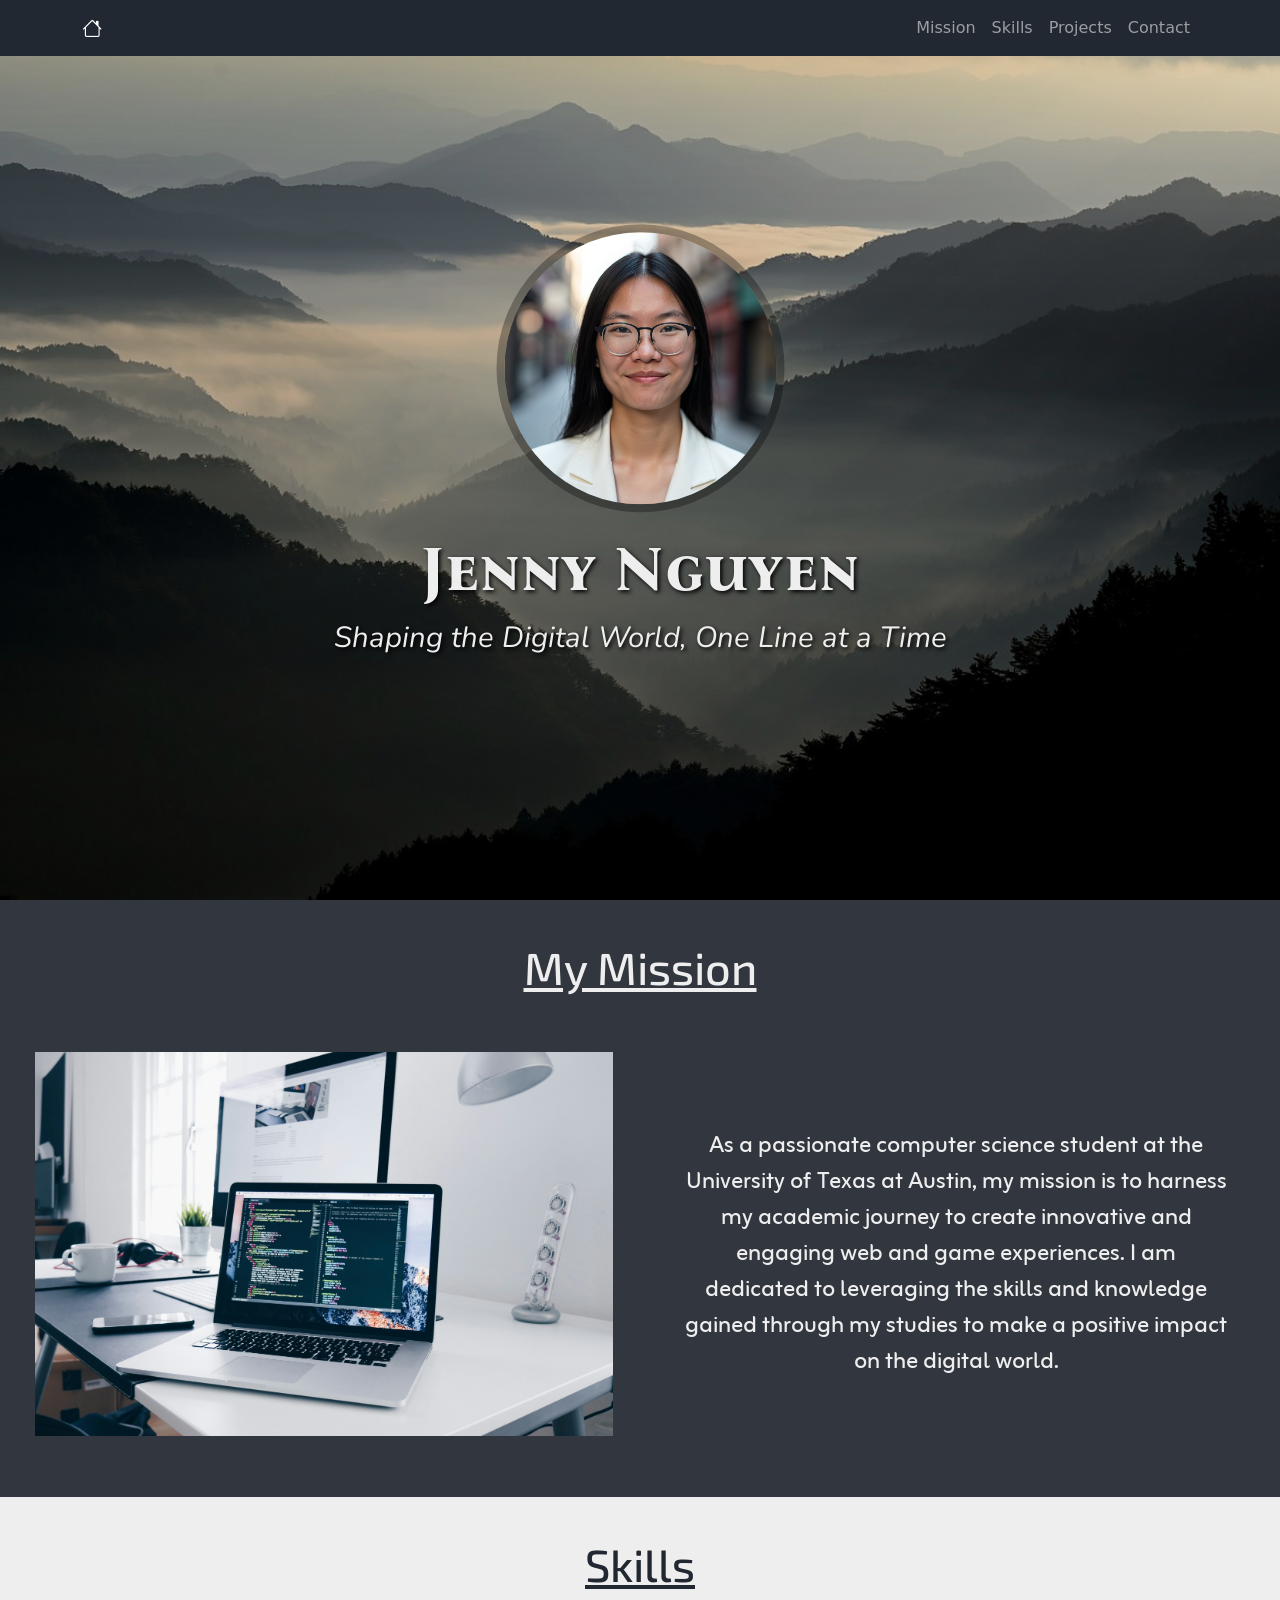
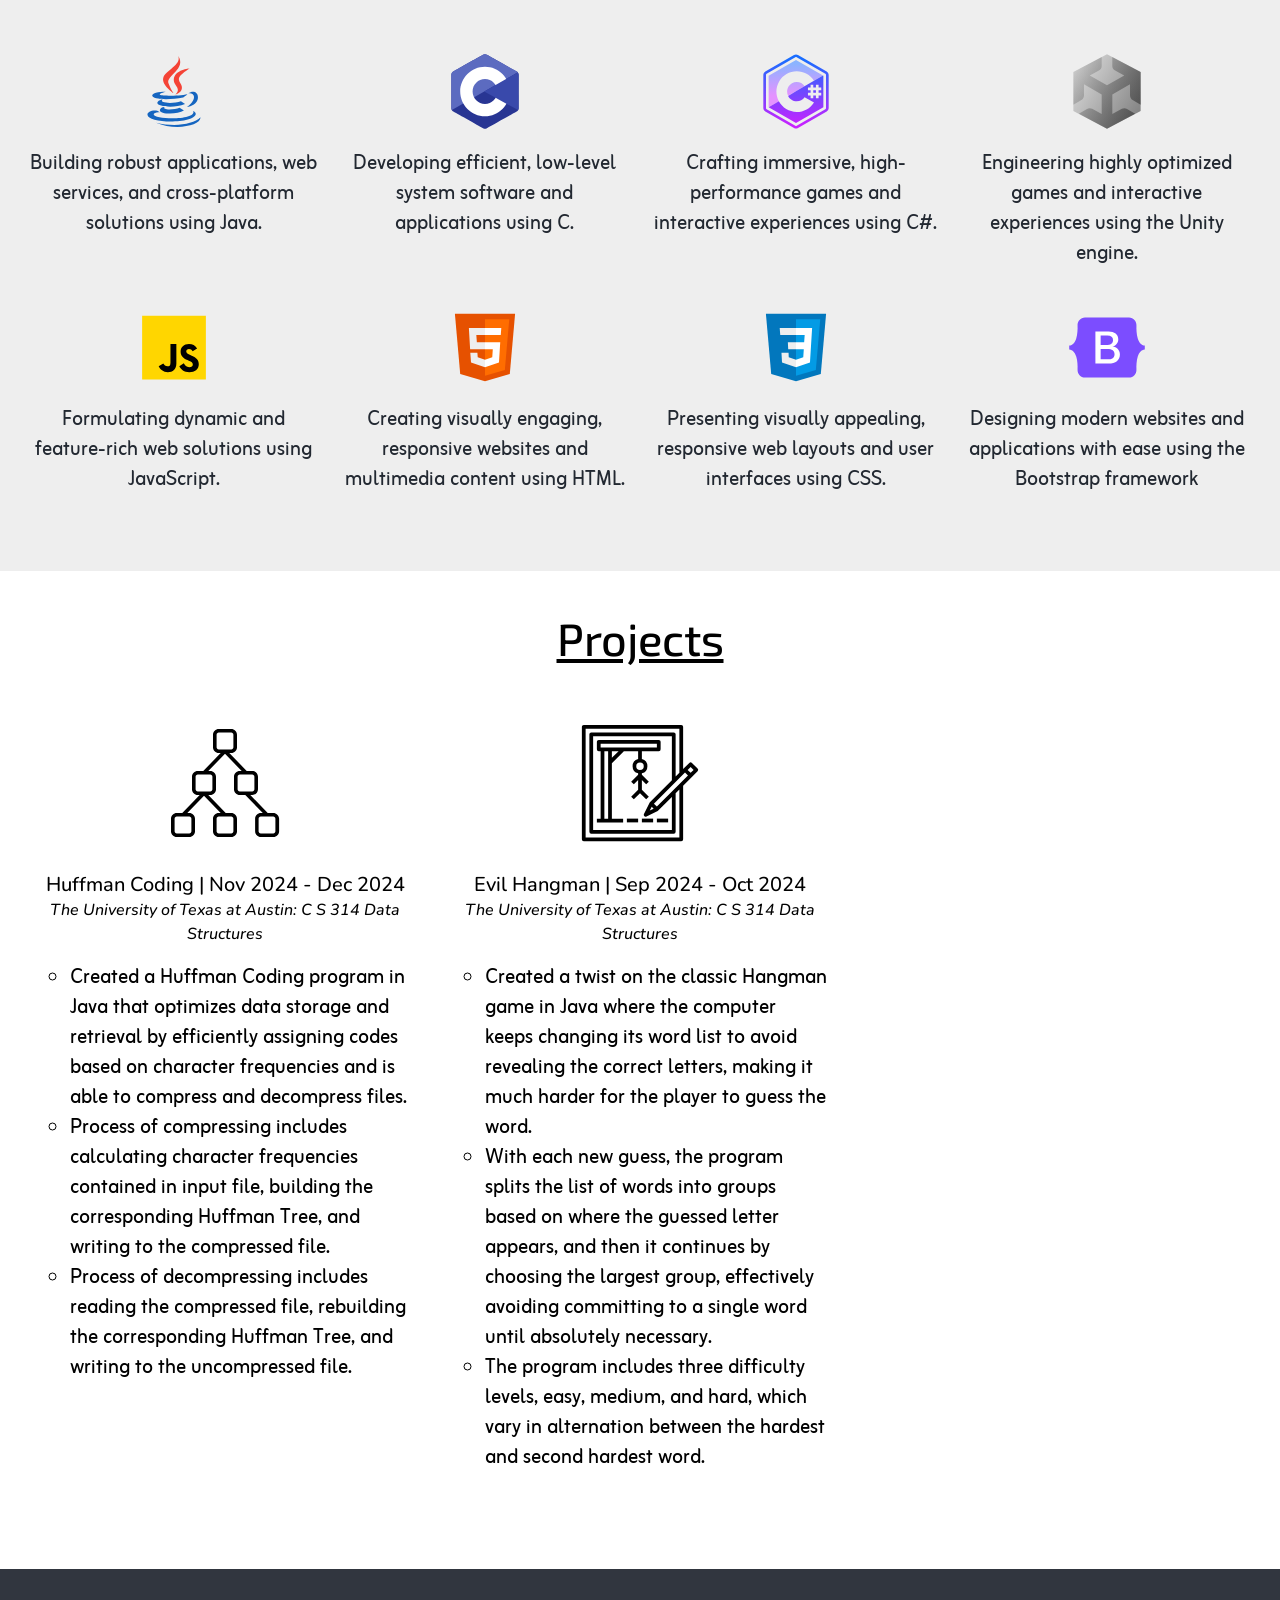
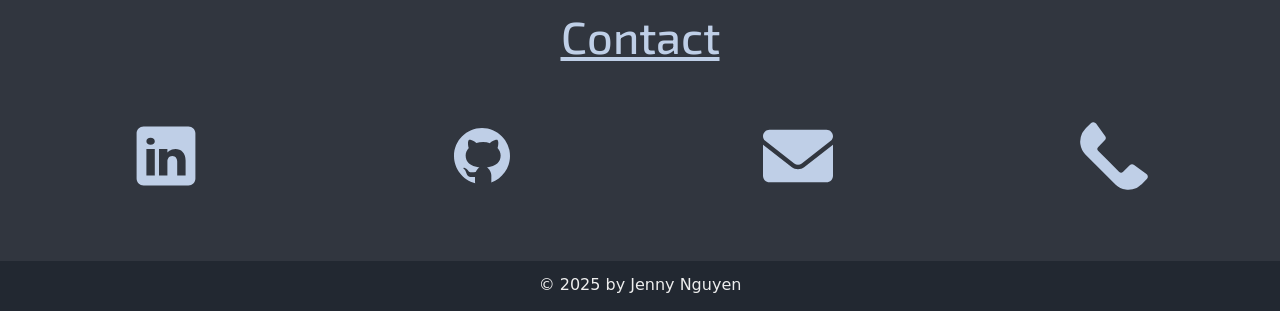
<file: index.html>
<!DOCTYPE html>
<html lang="en">
  <head>
    <meta charset="utf-8">
    <meta name="viewport" content="width=device-width">  
    <meta name="portfolio-website" content="Portfolio">
    <title>Jenny Nguyen - Portfolio</title>  
    <link rel="shortcut icon" type="image/x-icon" href="coding.ico">
     
    <link
     href="https://cdn.jsdelivr.net/npm/bootstrap@5.3.3/dist/css/bootstrap.min.css"
      rel="stylesheet"
      integrity="sha384-QWTKZyjpPEjISv5WaRU9OFeRpok6YctnYmDr5pNlyT2bRjXh0JMhjY6hW+ALEwIH"
      crossorigin="anonymous">
    <link rel="stylesheet" href="https://cdn.jsdelivr.net/npm/bootstrap-icons@1.11.3/font/bootstrap-icons.min.css">
    <link href="styles.css" rel="stylesheet" type="text/css" />
    
    <link rel="preconnect" href="https://fonts.googleapis.com">
    <link rel="preconnect" href="https://fonts.gstatic.com" crossorigin>
    <link href="https://fonts.googleapis.com/css2?family=Bona+Nova+SC:ital,wght@0,400;0,700;1,400&family=Exo+2:ital,wght@0,100..900;1,100..900&family=Nunito:ital,wght@0,200..1000;1,200..1000&family=Zain:ital,wght@0,200;0,300;0,400;0,700;0,800;0,900;1,300;1,400&display=swap" rel="stylesheet">
  </head>

  <body>
    <header id="home">
     <!-- Navbar -->
      <nav class="navbar navbar-expand-md fixed-top bg-dark" data-bs-theme="dark">
        <div class="container">
          <a href="#home" class="navbar-brand">
            <i class="bi bi-house"></i>
          </a>
          <button class="navbar-toggler" data-bs-toggle="collapse" data-bs-target="#nav-collapse">
            <span class="navbar-toggler-icon"></span>
          </button>
          <div id="nav-collapse" class="collapse navbar-collapse">
            <div class="navbar-nav ms-auto">
              <a href="#mission-section" class="nav-link">Mission</a>
              <a href="#skills-section" class="nav-link">Skills</a>
              <a href="#projects-section" class="nav-link">Projects</a>
              <a href="#contact-section" class="nav-link">Contact</a>
            </div>
          </div>
        </div>
      </nav>
    </header>
    
    <!-- Hero section -->
  	<section id="hero-section">
      <div class="info">
        <img id="headshot" src="img/headshot.png" alt="Jenny Nguyen headshot">
        <h1>Jenny Nguyen</h1>
        <p><em>Shaping the Digital World, One Line at a Time</em></p>
      </div>
  	</section>
    
    <!-- Mission section -->
    <section id="mission-section">
      <h2>My Mission</h2>
      <div class="row">
        <div class="col-12 col-md-6">
          <img id="mission-img" class="img-fluid" src="img/coding.jpg" alt="A computer screen of code">
        </div>
        <div class="col-12 col-md-6">
          <p>As a passionate computer science student at the University of Texas at Austin, my mission is to harness my academic journey
            to create innovative and engaging web and game experiences. I am dedicated to leveraging
            the skills and knowledge gained through my studies to make a positive impact on the
            digital world.</p>
        </div>
      </div>
  	</section>
        
    <!-- Skills section -->
    <section id="skills-section">
      <h2>Skills</h2>
      <div class="row">
        <div class="col-12 col-md-6 col-lg-3">
          <svg class="skills-icon" xmlns="http://www.w3.org/2000/svg" x="0px" y="0px" width="100" height="100" viewBox="0 0 48 48">
            <path fill="#F44336" d="M23.65,24.898c-0.998-1.609-1.722-2.943-2.725-5.455C19.229,15.2,31.24,11.366,26.37,3.999c2.111,5.089-7.577,8.235-8.477,12.473C17.07,20.37,23.645,24.898,23.65,24.898z"></path><path fill="#F44336" d="M23.878,17.27c-0.192,2.516,2.229,3.857,2.299,5.695c0.056,1.496-1.447,2.743-1.447,2.743s2.728-0.536,3.579-2.818c0.945-2.534-1.834-4.269-1.548-6.298c0.267-1.938,6.031-5.543,6.031-5.543S24.311,11.611,23.878,17.27z"></path><g><path fill="#1565C0" d="M32.084 25.055c1.754-.394 3.233.723 3.233 2.01 0 2.901-4.021 5.643-4.021 5.643s6.225-.742 6.225-5.505C37.521 24.053 34.464 23.266 32.084 25.055zM29.129 27.395c0 0 1.941-1.383 2.458-1.902-4.763 1.011-15.638 1.147-15.638.269 0-.809 3.507-1.638 3.507-1.638s-7.773-.112-7.773 2.181C11.683 28.695 21.858 28.866 29.129 27.395z"></path><path fill="#1565C0" d="M27.935,29.571c-4.509,1.499-12.814,1.02-10.354-0.993c-1.198,0-2.974,0.963-2.974,1.889c0,1.857,8.982,3.291,15.63,0.572L27.935,29.571z"></path><path fill="#1565C0" d="M18.686,32.739c-1.636,0-2.695,1.054-2.695,1.822c0,2.391,9.76,2.632,13.627,0.205l-2.458-1.632C24.271,34.404,17.014,34.579,18.686,32.739z"></path><path fill="#1565C0" d="M36.281,36.632c0-0.936-1.055-1.377-1.433-1.588c2.228,5.373-22.317,4.956-22.317,1.784c0-0.721,1.807-1.427,3.477-1.093l-1.42-0.839C11.26,34.374,9,35.837,9,37.017C9,42.52,36.281,42.255,36.281,36.632z"></path><path fill="#1565C0" d="M39,38.604c-4.146,4.095-14.659,5.587-25.231,3.057C24.341,46.164,38.95,43.628,39,38.604z"></path></g>
          </svg>
          <p>Building robust applications, web services, and cross-platform solutions using Java.</p>
        </div>
        <div class="col-12 col-md-6 col-lg-3">
          <svg class="skills-icon" xmlns="http://www.w3.org/2000/svg" x="0px" y="0px" width="100" height="100" viewBox="0 0 48 48">
            <path fill="#283593" fill-rule="evenodd" d="M22.903,3.286c0.679-0.381,1.515-0.381,2.193,0 c3.355,1.883,13.451,7.551,16.807,9.434C42.582,13.1,43,13.804,43,14.566c0,3.766,0,15.101,0,18.867 c0,0.762-0.418,1.466-1.097,1.847c-3.355,1.883-13.451,7.551-16.807,9.434c-0.679,0.381-1.515,0.381-2.193,0 c-3.355-1.883-13.451-7.551-16.807-9.434C5.418,34.899,5,34.196,5,33.434c0-3.766,0-15.101,0-18.867 c0-0.762,0.418-1.466,1.097-1.847C9.451,10.837,19.549,5.169,22.903,3.286z" clip-rule="evenodd"></path><path fill="#5c6bc0" fill-rule="evenodd" d="M5.304,34.404C5.038,34.048,5,33.71,5,33.255 c0-3.744,0-15.014,0-18.759c0-0.758,0.417-1.458,1.094-1.836c3.343-1.872,13.405-7.507,16.748-9.38 c0.677-0.379,1.594-0.371,2.271,0.008c3.343,1.872,13.371,7.459,16.714,9.331c0.27,0.152,0.476,0.335,0.66,0.576L5.304,34.404z" clip-rule="evenodd"></path><path fill="#fff" fill-rule="evenodd" d="M24,10c7.727,0,14,6.273,14,14s-6.273,14-14,14 s-14-6.273-14-14S16.273,10,24,10z M24,17c3.863,0,7,3.136,7,7c0,3.863-3.137,7-7,7s-7-3.137-7-7C17,20.136,20.136,17,24,17z" clip-rule="evenodd"></path><path fill="#3949ab" fill-rule="evenodd" d="M42.485,13.205c0.516,0.483,0.506,1.211,0.506,1.784 c0,3.795-0.032,14.589,0.009,18.384c0.004,0.396-0.127,0.813-0.323,1.127L23.593,24L42.485,13.205z" clip-rule="evenodd"></path>
          </svg>
          <p>Developing efficient, low-level system software and applications using C.</p>
        </div>
        <div class="col-12 col-md-6 col-lg-3">
          <svg class="skills-icon" xmlns="http://www.w3.org/2000/svg" x="0px" y="0px" width="100" height="100" viewBox="0 0 64 64">
            <linearGradient id="dFMIpH0DLBLP_Mye2ctJMa_Fycm8TUhWmFU_gr1" x1="15.25" x2="15.25" y1="31.296" y2="15.385" gradientTransform="matrix(1 0 0 -1 0 64)" gradientUnits="userSpaceOnUse"><stop offset="0" stop-color="#8ab4ff"></stop><stop offset=".699" stop-color="#e492ff"></stop></linearGradient><path fill="url(#dFMIpH0DLBLP_Mye2ctJMa_Fycm8TUhWmFU_gr1)" d="M19.09,39.37c0,0.01,0.01,0.01,0.01,0.02l-7.7,4.5L19.09,39.37z"></path><linearGradient id="dFMIpH0DLBLP_Mye2ctJMb_Fycm8TUhWmFU_gr2" x1="15.25" x2="15.25" y1="33.329" y2="20.11" gradientTransform="matrix(1 0 0 -1 0 64)" gradientUnits="userSpaceOnUse"><stop offset="0" stop-color="#8ab4ff"></stop><stop offset=".699" stop-color="#e492ff"></stop></linearGradient><path fill="url(#dFMIpH0DLBLP_Mye2ctJMb_Fycm8TUhWmFU_gr2)" d="M19.09,39.37c0,0.01,0.01,0.01,0.01,0.02	l-7.7,4.5L19.09,39.37z"></path><linearGradient id="dFMIpH0DLBLP_Mye2ctJMc_Fycm8TUhWmFU_gr3" x1="31.87" x2="31.87" y1="10.7" y2="35.152" gradientUnits="userSpaceOnUse"><stop offset="0" stop-color="#8ab4ff"></stop><stop offset="1" stop-color="#e492ff"></stop></linearGradient><path fill="url(#dFMIpH0DLBLP_Mye2ctJMc_Fycm8TUhWmFU_gr3)" d="M32,8.21l-20.6,11.9v23.78l7.69-4.52	c-1.18-2.17-1.85-4.65-1.85-7.3c0-2.88,0.8-5.56,2.18-7.87c2.68-4.46,7.57-7.46,13.15-7.46c5.27,0,10.11,2.67,12.94,7.12l-0.39,0.24	l-6.57,3.87c-1.35-1.99-3.57-3.16-5.98-3.16c-2.62,0-4.91,1.39-6.19,3.47c-0.68,1.11-1.07,2.4-1.07,3.79c0,1.16,0.27,2.25,0.75,3.22	l6.13-3.6h0.01l0.04,0.02l20.1-11.75L32,8.21z"></path><linearGradient id="dFMIpH0DLBLP_Mye2ctJMd_Fycm8TUhWmFU_gr4" x1="32" x2="32" y1="8.058" y2="57.784" gradientUnits="userSpaceOnUse"><stop offset="0" stop-color="#1a6dff"></stop><stop offset="1" stop-color="#c822ff"></stop></linearGradient><path fill="url(#dFMIpH0DLBLP_Mye2ctJMd_Fycm8TUhWmFU_gr4)" d="M32.24,31.71l-6.17,3.6	c1.19,2.38,3.66,4.02,6.5,4.02c2.382,0,4.553-1.156,5.911-3.063l7.076,3.931C42.76,44.666,37.897,47.4,32.57,47.4	c-5.8,0-10.87-3.24-13.47-8.01l-7.7,4.5L32,55.79l20.6-11.9v-0.22V20.11l-0.26-0.15L32.24,31.71z M51,31h-2v2h2v2h-2v2h-2v-2h-2v2	h-2v-2h-2v-2h2v-2h-2v-2h2v-2h2v2h2v-2h2v2h2V31z M45,31h2v2h-2V31z M55.1,16.93L33.5,4.46c-0.93-0.53-2.07-0.53-3,0L8.9,16.93	c-0.92,0.54-1.5,1.53-1.5,2.6v24.94c0,1.07,0.58,2.06,1.5,2.6l21.6,12.47c0.93,0.53,2.07,0.53,3,0l21.6-12.47	c0.92-0.54,1.5-1.53,1.5-2.6V19.53C56.6,18.46,56.02,17.47,55.1,16.93z M54.6,44.47c0,0.36-0.19,0.69-0.5,0.87L32.5,57.81	c-0.31,0.17-0.69,0.17-1,0L9.9,45.34c-0.31-0.18-0.5-0.51-0.5-0.87V19.53c0-0.36,0.19-0.69,0.5-0.87L31.5,6.19	c0.31-0.17,0.69-0.17,1,0l21.6,12.47c0.31,0.18,0.5,0.51,0.5,0.87V44.47z"></path>
          </svg>
          <p>Crafting immersive, high-performance games and interactive experiences using C#.</p>
        </div>
        <div class="col-12 col-md-6 col-lg-3">
          <svg class="skills-icon" xmlns="http://www.w3.org/2000/svg" x="0px" y="0px" width="100" height="100" viewBox="0 0 48 48">
            <linearGradient id="qUxyI3vgFveub1eDoKLJXa_vJMs5fU2hLbg_gr1" x1="-3.608" x2="66.534" y1="8.061" y2="48.557" gradientUnits="userSpaceOnUse"><stop offset="0" stop-color="#262626" stop-opacity="0"></stop><stop offset="1" stop-color="#262626" stop-opacity=".8"></stop></linearGradient><polygon fill="url(#qUxyI3vgFveub1eDoKLJXa_vJMs5fU2hLbg_gr1)" points="24,45 5,35 5,13 24,3 43,13 43,35"></polygon><linearGradient id="qUxyI3vgFveub1eDoKLJXb_vJMs5fU2hLbg_gr2" x1="-3.231" x2="64.117" y1="8.199" y2="47.082" gradientUnits="userSpaceOnUse"><stop offset="0" stop-color="#262626" stop-opacity="0"></stop><stop offset="1" stop-color="#262626" stop-opacity=".8"></stop></linearGradient><path fill="url(#qUxyI3vgFveub1eDoKLJXb_vJMs5fU2hLbg_gr2)" d="M43,31.502V13L27,4.579v4.969c0,1.114,0.617,2.136,1.603,2.655l5.127,2.698L24,20.534	l-9.729-5.633l5.127-2.698C20.383,11.684,21,10.662,21,9.548V4.579L5,13v18.502l4.543-2.726C10.447,28.233,11,27.257,11,26.203	V19.94l10,5.789v10.911l-5.381-2.832c-0.927-0.488-2.042-0.457-2.941,0.082l-4.573,2.744L24,45l15.894-8.365l-4.573-2.744	c-0.899-0.539-2.013-0.57-2.941-0.082L27,36.641V25.729l10-5.789v6.263c0,1.054,0.553,2.03,1.457,2.572L43,31.502z"></path>
          </svg>
          <p>Engineering highly optimized games and interactive experiences using the Unity engine.</p>
        </div>
        <div class="col-12 col-md-6 col-lg-3">
          <svg class="skills-icon" xmlns="http://www.w3.org/2000/svg" x="0px" y="0px" width="100" height="100" viewBox="0 0 48 48">
            <path fill="#ffd600" d="M6,42V6h36v36H6z"></path><path fill="#000001" d="M29.538 32.947c.692 1.124 1.444 2.201 3.037 2.201 1.338 0 2.04-.665 2.04-1.585 0-1.101-.726-1.492-2.198-2.133l-.807-.344c-2.329-.988-3.878-2.226-3.878-4.841 0-2.41 1.845-4.244 4.728-4.244 2.053 0 3.528.711 4.592 2.573l-2.514 1.607c-.553-.988-1.151-1.377-2.078-1.377-.946 0-1.545.597-1.545 1.377 0 .964.6 1.354 1.985 1.951l.807.344C36.452 29.645 38 30.839 38 33.523 38 36.415 35.716 38 32.65 38c-2.999 0-4.702-1.505-5.65-3.368L29.538 32.947zM17.952 33.029c.506.906 1.275 1.603 2.381 1.603 1.058 0 1.667-.418 1.667-2.043V22h3.333v11.101c0 3.367-1.953 4.899-4.805 4.899-2.577 0-4.437-1.746-5.195-3.368L17.952 33.029z"></path>
          </svg>
          <p>Formulating dynamic and feature-rich web solutions using JavaScript.</p>
        </div>
        <div class="col-12 col-md-6 col-lg-3">
          <svg class="skills-icon" xmlns="http://www.w3.org/2000/svg" x="0px" y="0px" width="100" height="100" viewBox="0 0 48 48">
            <path fill="#E65100" d="M41,5H7l3,34l14,4l14-4L41,5L41,5z"></path><path fill="#FF6D00" d="M24 8L24 39.9 35.2 36.7 37.7 8z"></path><path fill="#FFF" d="M24,25v-4h8.6l-0.7,11.5L24,35.1v-4.2l4.1-1.4l0.3-4.5H24z M32.9,17l0.3-4H24v4H32.9z"></path><path fill="#EEE" d="M24,30.9v4.2l-7.9-2.6L15.7,27h4l0.2,2.5L24,30.9z M19.1,17H24v-4h-9.1l0.7,12H24v-4h-4.6L19.1,17z"></path>
          </svg>
          <p>Creating visually engaging, responsive websites and multimedia content using HTML.</p>
        </div>
        <div class="col-12 col-md-6 col-lg-3">
          <svg class="skills-icon" xmlns="http://www.w3.org/2000/svg" x="0px" y="0px" width="100" height="100" viewBox="0 0 48 48">
            <path fill="#0277BD" d="M41,5H7l3,34l14,4l14-4L41,5L41,5z"></path><path fill="#039BE5" d="M24 8L24 39.9 35.2 36.7 37.7 8z"></path><path fill="#FFF" d="M33.1 13L24 13 24 17 28.9 17 28.6 21 24 21 24 25 28.4 25 28.1 29.5 24 30.9 24 35.1 31.9 32.5 32.6 21 32.6 21z"></path><path fill="#EEE" d="M24,13v4h-8.9l-0.3-4H24z M19.4,21l0.2,4H24v-4H19.4z M19.8,27h-4l0.3,5.5l7.9,2.6v-4.2l-4.1-1.4L19.8,27z"></path>
          </svg>
          <p>Presenting visually appealing, responsive web layouts and user interfaces using CSS.</p>
        </div>
        <div class="col-12 col-md-6 col-lg-3">
          <svg class="skills-icon" xmlns="http://www.w3.org/2000/svg" x="0px" y="0px" width="100" height="100" viewBox="0 0 48 48">
            <path fill="#7c4dff" d="M7.373,11.443C7.293,9.132,9.094,7,11.529,7h24.946c2.435,0,4.236,2.132,4.155,4.443	c-0.077,2.221,0.023,5.097,0.747,7.443c0.726,2.353,1.951,3.84,3.957,4.031v2.167c-2.006,0.191-3.23,1.678-3.957,4.031	c-0.724,2.345-0.824,5.222-0.747,7.443C40.71,38.868,38.909,41,36.475,41H11.529c-2.434,0-4.236-2.132-4.155-4.443	c0.077-2.221-0.023-5.097-0.747-7.443c-0.726-2.353-1.954-3.84-3.96-4.031v-2.167c2.006-0.191,3.233-1.678,3.96-4.031	C7.35,16.54,7.451,13.664,7.373,11.443z"></path><path fill="#fff" d="M27.073,23.464v-0.028c1.853-0.32,3.299-2.057,3.299-3.97c0-1.352-0.52-2.498-1.504-3.312	c-0.981-0.812-2.357-1.241-3.981-1.241H17.45V33.08h7.475c1.942,0,3.555-0.474,4.663-1.372c1.109-0.899,1.696-2.207,1.696-3.783	C31.283,25.544,29.593,23.756,27.073,23.464z M23.59,22.608h-3.181V17.29h3.784c2.076,0,3.219,0.911,3.219,2.565	C27.413,21.63,26.055,22.608,23.59,22.608z M20.409,24.834h3.759c2.716,0,4.092,0.981,4.092,2.916c0,1.932-1.357,2.953-3.925,2.953	h-3.926V24.834z"></path>
          </svg>
          <p>Designing modern websites and applications with ease using the Bootstrap framework</p>
        </div>
      </div>
  	</section>

    <!-- Projects section -->
    <section id="projects-section">
      <h2>Projects</h2>
        <div class="row">
          <div class="col-12 col-md-6 col-lg-4 git-link">
            <a href="https://github.com/jnguyen0101/Huffman.git" target="_blank">
              <svg xmlns="http://www.w3.org/2000/svg" xmlns:xlink="http://www.w3.org/1999/xlink" version="1.1" viewBox="0 0 100 125" width="150" height="150" enable-background="new 0 0 100 100" xml:space="preserve"><path d="M90.2,75h-4.6L71.1,60h1.6c2.7,0,4.8-2.2,4.8-4.8V44.8c0-2.7-2.2-4.8-4.8-4.8h-4.6L53.6,25h1.6c2.7,0,4.8-2.2,4.8-4.8V9.8  C60,7.2,57.8,5,55.2,5H44.8C42.2,5,40,7.2,40,9.8v10.4c0,2.7,2.2,4.8,4.8,4.8h1.6L31.9,40h-4.6c-2.7,0-4.8,2.2-4.8,4.8v10.4  c0,2.7,2.2,4.8,4.8,4.8h1.6L14.4,75H9.8C7.2,75,5,77.2,5,79.8v10.4C5,92.8,7.2,95,9.8,95h10.4c2.7,0,4.8-2.2,4.8-4.8V79.8  c0-2.7-2.2-4.8-4.8-4.8h-1.6l13.9-14.3L46.4,75h-1.6c-2.7,0-4.8,2.2-4.8,4.8v10.4c0,2.7,2.2,4.8,4.8,4.8h10.4c2.7,0,4.8-2.2,4.8-4.8  V79.8c0-2.7-2.2-4.8-4.8-4.8h-4.6L36.1,60h1.6c2.7,0,4.8-2.2,4.8-4.8V44.8c0-2.7-2.2-4.8-4.8-4.8h-1.6L50,25.6L63.9,40h-1.6  c-2.7,0-4.8,2.2-4.8,4.8v10.4c0,2.7,2.2,4.8,4.8,4.8h4.6l14.6,15h-1.6c-2.7,0-4.8,2.2-4.8,4.8v10.4c0,2.7,2.2,4.8,4.8,4.8h10.4  c2.7,0,4.8-2.2,4.8-4.8V79.8C95,77.2,92.8,75,90.2,75z M22,79.8v10.4c0,1-0.8,1.8-1.8,1.8H9.8c-1,0-1.8-0.8-1.8-1.8V79.8  c0-1,0.8-1.8,1.8-1.8h10.4C21.2,78,22,78.8,22,79.8z M57,79.8v10.4c0,1-0.8,1.8-1.8,1.8H44.8c-1,0-1.8-0.8-1.8-1.8V79.8  c0-1,0.8-1.8,1.8-1.8h10.4C56.2,78,57,78.8,57,79.8z M39.5,44.8v10.4c0,1-0.8,1.8-1.8,1.8H27.3c-1,0-1.8-0.8-1.8-1.8V44.8  c0-1,0.8-1.8,1.8-1.8h10.4C38.7,43,39.5,43.8,39.5,44.8z M43,20.2V9.8c0-1,0.8-1.8,1.8-1.8h10.4c1,0,1.8,0.8,1.8,1.8v10.4  c0,1-0.8,1.8-1.8,1.8H44.8C43.8,22,43,21.2,43,20.2z M60.5,55.2V44.8c0-1,0.8-1.8,1.8-1.8h10.4c1,0,1.8,0.8,1.8,1.8v10.4  c0,1-0.8,1.8-1.8,1.8H62.3C61.3,57,60.5,56.2,60.5,55.2z M92,90.2c0,1-0.8,1.8-1.8,1.8H79.8c-1,0-1.8-0.8-1.8-1.8V79.8  c0-1,0.8-1.8,1.8-1.8h10.4c1,0,1.8,0.8,1.8,1.8V90.2z"/>
              </svg>
            </a>
            <h3>Huffman Coding | Nov 2024 - Dec 2024<br><small><em>The University of Texas at Austin: C S 314 Data Structures</em></small></h3>
            <ul>
              <li>Created a Huffman Coding program in Java that optimizes data storage and retrieval by efficiently assigning codes based on character frequencies and is able to compress and decompress files.</li>
              <li>Process of compressing includes calculating character frequencies contained in input file, building the corresponding Huffman Tree, and writing to the compressed file.</li>
              <li>Process of decompressing includes reading the compressed file, rebuilding the corresponding Huffman Tree, and writing to the uncompressed file.</li>
            </ul>
          </div>
        <div class="col-12 col-md-6 col-lg-4 git-link">
          <a href="https://github.com/jnguyen0101/EvilHangman.git" target="_blank">
            <svg xmlns="http://www.w3.org/2000/svg" viewBox="0 0 64 80" width="150" height="150"><g data-name="Layer 27">
              <path d="M23,51H17V21.41L23.41,15H31v4.14a4,4,0,0,0,0,7.72v.73l-3.71,3.7,1.42,1.42L31,30.41v5.18l-3.71,3.7,1.42,1.42L32,37.41l3.29,3.3,1.42-1.42L33,35.59V30.41l2.29,2.3,1.42-1.42L33,27.59v-.73a4,4,0,0,0,0-7.72V15h9a1,1,0,0,0,1-1V10a1,1,0,0,0-1-1H10a1,1,0,0,0-1,1v4a1,1,0,0,0,1,1h1V51H9v2H23ZM34,23a2,2,0,1,1-2-2A2,2,0,0,1,34,23ZM17,18.59V15h3.59ZM11,11H41v2H11Zm2,4h2V51H13Z"/><rect x="25" y="51" width="6" height="2"/><rect x="33" y="51" width="6" height="2"/><rect x="41" y="51" width="6" height="2"/><path d="M62.71,24.29l-3-3a1,1,0,0,0-1.42,0L55,24.59V2a1,1,0,0,0-1-1H2A1,1,0,0,0,1,2V62a1,1,0,0,0,1,1H54a1,1,0,0,0,1-1V33.41l7.71-7.7A1,1,0,0,0,62.71,24.29ZM49,30.59,37.29,42.29a1.1,1.1,0,0,0-.18.26l-3,6A1,1,0,0,0,35,50a.91.91,0,0,0,.45-.11l6-3a1.1,1.1,0,0,0,.26-.18L49,39.41V57H7V7H49ZM38.27,44.69l1,1-2.07,1Zm2.73-.1L39.41,43,56,26.41,57.59,28ZM53,61H3V3H53V26.59l-2,2V6a1,1,0,0,0-1-1H6A1,1,0,0,0,5,6V58a1,1,0,0,0,1,1H50a1,1,0,0,0,1-1V37.41l2-2Zm6-34.41L57.41,25,59,23.41,60.59,25Z"/></g></svg>
            </a>
          <h3>Evil Hangman | Sep 2024 - Oct 2024<br><small>The University of Texas at Austin: C S 314 Data Structures</small></h3>
          <ul>
            <li>Created a twist on the classic Hangman game in Java where the computer keeps changing its word list to avoid revealing the correct letters, making it much harder for the player to guess the word.</li>
            <li>With each new guess, the program splits the list of words into groups based on where the guessed letter appears, and then it continues by choosing the largest group, effectively avoiding committing to a single word until absolutely necessary.</li>
            <li>The program includes three difficulty levels, easy, medium, and hard, which vary in alternation between the hardest and second hardest word.</li>
          </ul>
        </div>
      </div>
    </section>

    <!-- Contact section -->
    <section id="contact-section">
     <h2>Contact</h2>
      <div class="row">
        <div class="col-12 col-md-3 logo">
          <a href="https://linkedin.com/in/jenny-nguyen-17045b179" target="_blank">
            <svg class="contact-icon" xmlns="http://www.w3.org/2000/svg" x="0px" y="0px" width="70" height="70" viewBox="0 0 50 50">
              <g fill="currentColor">
                <path d="M41,4H9C6.24,4,4,6.24,4,9v32c0,2.76,2.24,5,5,5h32c2.76,0,5-2.24,5-5V9C46,6.24,43.76,4,41,4z M17,20v19h-6V20H17z M11,14.47c0-1.4,1.2-2.47,3-2.47s2.93,1.07,3,2.47c0,1.4-1.12,2.53-3,2.53C12.2,17,11,15.87,11,14.47z M39,39h-6c0,0,0-9.26,0-10 c0-2-1-4-3.5-4.04h-0.08C27,24.96,26,27.02,26,29c0,0.91,0,10,0,10h-6V20h6v2.56c0,0,1.93-2.56,5.81-2.56 c3.97,0,7.19,2.73,7.19,8.26V39z"></path>
              </g>
            </svg>
          </a>
        </div>
        <div class="col-12 col-md-3 logo">
          <a href="https://github.com/jnguyen0101" target="_blank">
            <svg class="contact-icon" xmlns="http://www.w3.org/2000/svg" x="0px" y="0px" width="70" height="70" viewBox="0 0 30 30">
              <g fill="currentColor">
                <path d="M15,3C8.373,3,3,8.373,3,15c0,5.623,3.872,10.328,9.092,11.63C12.036,26.468,12,26.28,12,26.047v-2.051 c-0.487,0-1.303,0-1.508,0c-0.821,0-1.551-0.353-1.905-1.009c-0.393-0.729-0.461-1.844-1.435-2.526 c-0.289-0.227-0.069-0.486,0.264-0.451c0.615,0.174,1.125,0.596,1.605,1.222c0.478,0.627,0.703,0.769,1.596,0.769 c0.433,0,1.081-0.025,1.691-0.121c0.328-0.833,0.895-1.6,1.588-1.962c-3.996-0.411-5.903-2.399-5.903-5.098 c0-1.162,0.495-2.286,1.336-3.233C9.053,10.647,8.706,8.73,9.435,8c1.798,0,2.885,1.166,3.146,1.481C13.477,9.174,14.461,9,15.495,9 c1.036,0,2.024,0.174,2.922,0.483C18.675,9.17,19.763,8,21.565,8c0.732,0.731,0.381,2.656,0.102,3.594 c0.836,0.945,1.328,2.066,1.328,3.226c0,2.697-1.904,4.684-5.894,5.097C18.199,20.49,19,22.1,19,23.313v2.734 c0,0.104-0.023,0.179-0.035,0.268C23.641,24.676,27,20.236,27,15C27,8.373,21.627,3,15,3z">   </path>
              </g>
            </svg>
          </a>
        </div>
        <div class="col-12 col-md-3 logo">
          <a href="mailto:jtn2497@utexas.edu">
            <svg class="contact-icon" xmlns="http://www.w3.org/2000/svg" viewBox="0 0 512 512" width="70" height="70">
              <g fill="currentColor">
                <path d="M256 352c-16.53 0-33.06-5.422-47.16-16.41L0 173.2V400C0 426.5 21.49 448 48 448h416c26.51 0 48-21.49 48-48V173.2l-208.8 162.5C289.1 346.6 272.5 352 256 352zM16.29 145.3l212.2 165.1c16.19 12.6 38.87 12.6 55.06 0l212.2-165.1C505.1 137.3 512 125 512 112C512 85.49 490.5 64 464 64h-416C21.49 64 0 85.49 0 112C0 125 6.01 137.3 16.29 145.3z"/>
              </g>
            </svg>
          </a>
        </div>
        <div class="col-12 col-md-3 logo">
          <a href="tel:+14698779171">
            <svg class="contact-icon" xmlns="http://www.w3.org/2000/svg" viewBox="0 0 128 128" width="70" height="70">
              <g fill="currentColor">
                <path d="M123.28788,96.79737,100.78819,80.34893a6.26082,6.26082,0,0,0-8.08382.58949l-12.02065,11.805-.04092.04092a5.33619,5.33619,0,0,1-7.50362-.08369L52.35966,71.92108,35.2994,54.86081a5.33619,5.33619,0,0,1-.08369-7.50362l.04092-.04092,11.805-12.02065a6.26082,6.26082,0,0,0,.58949-8.08382L31.20263,4.71212a6.26247,6.26247,0,0,0-9.48412-.73271l-8.47993,8.47993q-.80336.80336-1.5342,1.66808C10.14787,15.9666,6.77822,20.09128,5.49694,22.745a34.59493,34.59493,0,0,0,5.73882,38.17081l55.84846,55.84846a34.59493,34.59493,0,0,0,38.17081,5.73882c2.65369-1.28128,6.77836-4.65093,8.61754-6.20744q.86472-.73083,1.66808-1.5342l8.47993-8.47993A6.26247,6.26247,0,0,0,123.28788,96.79737Z"></path>
              </g>
            </svg>
          </a>
        </div>
      </div>
    </section>
  
    <!-- Footer section -->
    <section id="footer-section">
      © 2025 by Jenny Nguyen
    </section>
  
    <script
     src="https://cdn.jsdelivr.net/npm/bootstrap@5.3.3/dist/js/bootstrap.min.js"
      integrity="sha384-0pUGZvbkm6XF6gxjEnlmuGrJXVbNuzT9qBBavbLwCsOGabYfZo0T0to5eqruptLy"
      crossorigin="anonymous">
    </script>
  </body>
</html>
</file>
<file: styles.css>
.navbar {
  background-color: #222831 !important;
}

#hero-section {
  background-image: linear-gradient(rgba(0,0,0,.1), rgba(0,0,0,.3)),
  url(img/mountain.jpg);
  background-repeat: no-repeat;
  background-position: center;
  background-size: cover;
  min-height: 100vh;
}

.info {
  position: absolute;
  margin-top: 50vh;
  margin-left: 50%;
  transform: translate(-50%, -50%);
  text-align: center;
}

#headshot {
  width: 32vh;
  height: 32vh;
  border-radius: 50%;
  border: 8px solid;
  border-color: rgba(0,0,0,.3);
}

h1 {
  color: #EEEEEE;
  font-family: "Bona Nova SC", sans-serif;
  font-size: 7vh;
  text-shadow: 2px 2px 4px black;
  font-weight: 700;
  text-align: center;
  padding-top: 20px;
}

#hero-section p {
  color: #EEEEEE;
  font-family: "Nunito", sans-serif;
  font-size: 3.25vh;
  text-shadow: 2px 2px 4px black;
}

#mission-section {
  background-color: #31363F;
  padding: 40px 20px;
  color: #EEEEEE;
  min-height: 250px;
  scroll-margin-top: 50px;
}

h2 {
  font-family: "Exo 2", sans-serif;
  font-size: 5vh;
  text-decoration: underline;
  text-align: center;
  padding-bottom: 50px;
}

#mission-img {
  display: flex;
  margin: auto;
  max-width: 100%;
  max-height: 95%;
}

#mission-section p {
  display: flex;
  justify-content: center;
  align-items: center;
  font-family: "Zain", sans-serif;
  text-align: center;
  padding: 0 30px;
  height: 100%;
  font-size: 24px;
}

#skills-section {
  background: #EEEEEE;
  color: #222831;
  padding: 40px 30px;
  min-height: 250px;
  scroll-margin-top: 50px;
}

.skills-icon {
  display: flex;
  margin: auto;
  padding-bottom: 15px;
}

#skills-section p {
  text-align: center;
  padding-bottom: 20px;
  font-family: "Zain", sans-serif;
  font-size: 20px;
}

#projects-section {
  background: white;
  color: black;
  padding: 40px 30px;
  min-height: 250px;
  scroll-margin-top: 50px;
}

.git-link {
  text-align: center;
  padding: 0 20px 40px;
}

#projects-section h3 {
  font-family: "Nunito", sans-serif;
  font-size: 20px;
  padding-bottom: 10px;
}

#projects-section small {
  font-size: 16px;
  font-style: italic;
}

#projects-section li {
  font-family: "Zain", sans-serif;
  font-size: 20px;
  list-style-type: circle;
  text-align: left;
}

#contact-section {
  background: #31363F;
  color: #BFCFE7;
  padding: 40px 20px;
  min-height: 250px;
  scroll-margin-top: 50px;
}

.logo {
  display: flex;
  justify-content: center;
}

.contact-icon {
  margin-bottom: 30px;
  color: #BFCFE7;
  transition: 0.5s;
}

@media (hover:hover) {
  .contact-icon:hover {
    color: #EEEEEE;
    transition: 0.5s;
  }
}

#footer-section {
  background: #222831;
  color: #EEEEEE;
  height: 50px;
  text-align: center;
  padding: 12px;
}
</file>
